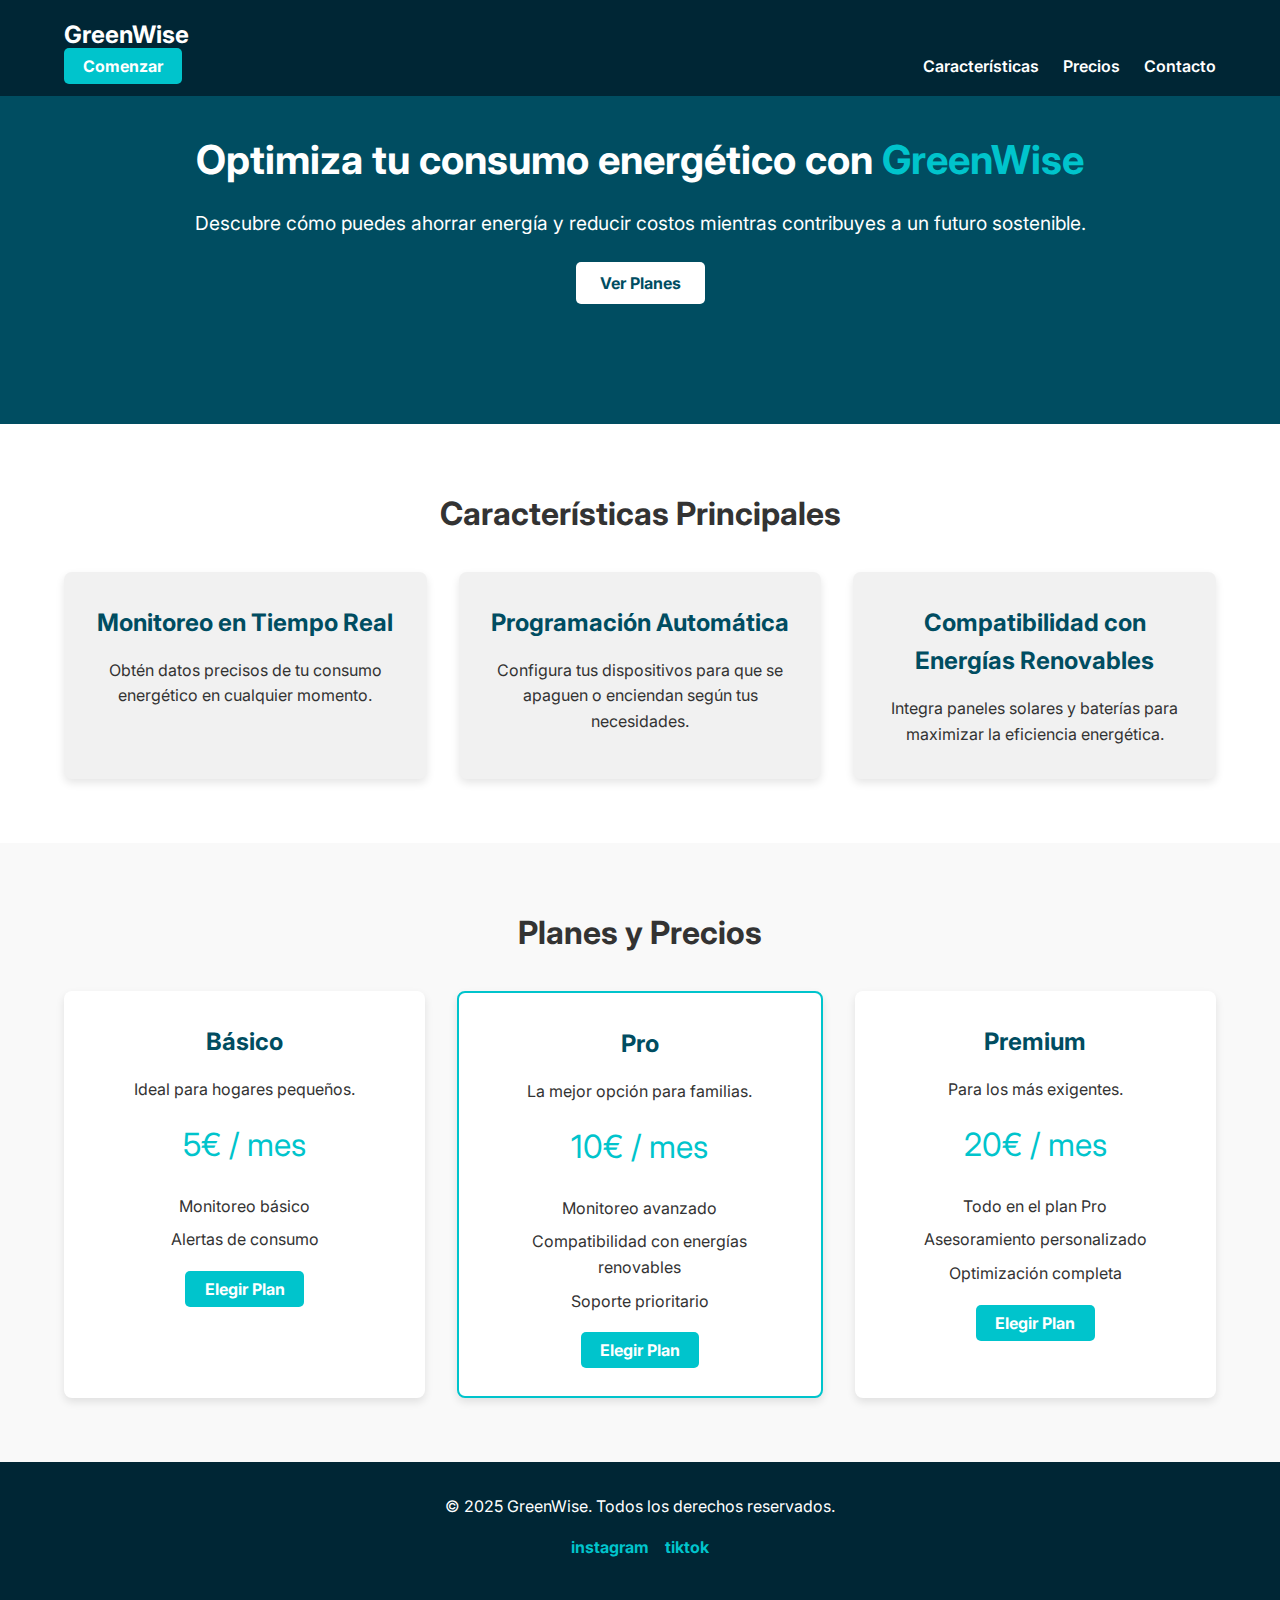
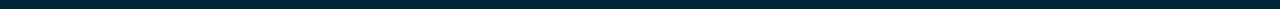
<file: index.html>
<!DOCTYPE html>
<html lang="en">
<head>
    <meta charset="UTF-8">
    <meta name="viewport" content="width=device-width, initial-scale=1.0">
    <title>GreenWise - Gestión Inteligente de Energía</title>
    <link rel="stylesheet" href="principal.css">
    <link href="https://fonts.googleapis.com/css2?family=Inter:wght@400;600;700&display=swap" rel="stylesheet">
</head>
<body>
    <header class="navbar">
        <div class="container">
            <div class="logo">GreenWise</div>
            <nav>
                <ul class="nav-links">
                    <li><a href="#features">Características</a></li>
                    <li><a href="#pricing">Precios</a></li>
                    
                    <li><a href="#contact">Contacto</a></li>
                </ul>
            </nav>
            <a href="#" class="btn btn-primary">Comenzar</a>
        </div>
    </header>

    <section class="hero">
        <div class="container">
            <h1>Optimiza tu consumo energético con <span>GreenWise</span></h1>
            <p>Descubre cómo puedes ahorrar energía y reducir costos mientras contribuyes a un futuro sostenible.</p>
            <a href="#pricing" class="btn btn-secondary">Ver Planes</a>
        </div>
    </section>

    <section id="features" class="features">
        <div class="container">
            <h2>Características Principales</h2>
            <div class="feature-cards">
                <div class="card">
                    <h3>Monitoreo en Tiempo Real</h3>
                    <p>Obtén datos precisos de tu consumo energético en cualquier momento.</p>
                </div>
                <div class="card">
                    <h3>Programación Automática</h3>
                    <p>Configura tus dispositivos para que se apaguen o enciendan según tus necesidades.</p>
                </div>
                <div class="card">
                    <h3>Compatibilidad con Energías Renovables</h3>
                    <p>Integra paneles solares y baterías para maximizar la eficiencia energética.</p>
                </div>
            </div>
        </div>
    </section>

    <section id="pricing" class="pricing">
        <div class="container">
            <h2>Planes y Precios</h2>
            <div class="pricing-table">
                <div class="plan">
                    <h3>Básico</h3>
                    <p>Ideal para hogares pequeños.</p>
                    <p class="price">5€ / mes</p>
                    <ul>
                        <li>Monitoreo básico</li>
                        <li>Alertas de consumo</li>
                    </ul>
                    <a href="#" class="btn btn-primary">Elegir Plan</a>
                </div>
                <div class="plan highlight">
                    <h3>Pro</h3>
                    <p>La mejor opción para familias.</p>
                    <p class="price">10€ / mes</p>
                    <ul>
                        <li>Monitoreo avanzado</li>
                        <li>Compatibilidad con energías renovables</li>
                        <li>Soporte prioritario</li>
                    </ul>
                    <a href="#" class="btn btn-primary">Elegir Plan</a>
                </div>
                <div class="plan">
                    <h3>Premium</h3>
                    <p>Para los más exigentes.</p>
                    <p class="price">20€ / mes</p>
                    <ul>
                        <li>Todo en el plan Pro</li>
                        <li>Asesoramiento personalizado</li>
                        <li>Optimización completa</li>
                    </ul>
                    <a href="#" class="btn btn-primary">Elegir Plan</a>
                </div>
            </div>
        </div>
    </section>

    <footer id="contact" class="footer">
        <div class="container">
            <p>© 2025 GreenWise. Todos los derechos reservados.</p>
            <ul class="social-links">
                <li><a href="https://www.tiktok.com/@__greenwise3">instagram</a></li>
                <li><a href="https://www.tiktok.com/@__greenwise3">tiktok</a></li>
            </ul>
        </div>
    </footer>

    <script src="interaction.js"></script>
</body>
</html>
</file>
<file: principal.css>
* {
    margin: 0;
    padding: 0;
    box-sizing: border-box;
}

body {
    font-family: 'Inter', sans-serif;
    line-height: 1.6;
    color: #333;
    background-color: #f9f9f9;
    margin: 0;
}

.container {
    width: 90%;
    max-width: 1200px;
    margin: 0 auto;
}

/* Navbar */
.navbar {
    background: #002635;
    color: #fff;
    padding: 1rem 0;
    position: fixed;
    width: 100%;
    top: 0;
    z-index: 100;
}

.navbar .logo {
    font-size: 1.5rem;
    font-weight: bold;
}

.navbar nav {
    float: right;
}

.nav-links {
    list-style: none;
    display: flex;
    gap: 1.5rem;
}

.nav-links a {
    color: #fff;
    text-decoration: none;
    font-weight: 600;
    transition: color 0.3s;
}

.nav-links a:hover {
    color: #00c4cc;
}

.btn-primary {
    background: #00c4cc;
    color: #fff;
    padding: 0.5rem 1.2rem;
    border: none;
    border-radius: 5px;
    text-decoration: none;
    font-weight: bold;
    transition: background 0.3s;
}

.btn-primary:hover {
    background: #008a8d;
}

/* Hero Section */
.hero {
    background: #004d61;
    color: #fff;
    padding: 8rem 0;
    text-align: center;
}

.hero h1 {
    font-size: 2.5rem;
    margin-bottom: 1rem;
}

.hero h1 span {
    color: #00c4cc;
}

.hero p {
    font-size: 1.2rem;
    margin-bottom: 2rem;
}

.btn-secondary {
    background: #fff;
    color: #004d61;
    padding: 0.7rem 1.5rem;
    border-radius: 5px;
    text-decoration: none;
    font-weight: bold;
    transition: background 0.3s;
}

.btn-secondary:hover {
    background: #00c4cc;
    color: #fff;
}

/* Features Section */
.features {
    background: #fff;
    padding: 4rem 0;
    text-align: center;
}

.features h2 {
    font-size: 2rem;
    margin-bottom: 2rem;
}

.feature-cards {
    display: flex;
    justify-content: space-between;
    gap: 2rem;
}

.card {
    background: #f1f1f1;
    border-radius: 8px;
    padding: 2rem;
    flex: 1;
    box-shadow: 0 4px 8px rgba(0, 0, 0, 0.1);
}

.card h3 {
    font-size: 1.5rem;
    margin-bottom: 1rem;
    color: #004d61;
}

.card p {
    font-size: 1rem;
}

/* Pricing Section */
.pricing {
    background: #f9f9f9;
    padding: 4rem 0;
    text-align: center;
}

.pricing h2 {
    font-size: 2rem;
    margin-bottom: 2rem;
}

.pricing-table {
    display: flex;
    justify-content: space-between;
    gap: 2rem;
}

.plan {
    background: #fff;
    border-radius: 8px;
    padding: 2rem;
    flex: 1;
    box-shadow: 0 4px 8px rgba(0, 0, 0, 0.1);
    text-align: center;
}

.plan.highlight {
    border: 2px solid #00c4cc;
}

.plan h3 {
    font-size: 1.5rem;
    margin-bottom: 1rem;
    color: #004d61;
}

.plan .price {
    font-size: 2rem;
    color: #00c4cc;
    margin: 1rem 0;
}

.plan ul {
    list-style: none;
    margin: 1.5rem 0;
    padding: 0;
}

.plan ul li {
    margin: 0.5rem 0;
}

/* Footer */
.footer {
    background: #002635;
    color: #fff;
    padding: 2rem 0;
    text-align: center;
}

.footer .social-links {
    list-style: none;
    display: flex;
    justify-content: center;
    gap: 1rem;
    padding: 1rem 0;
}

.footer .social-links a {
    color: #00c4cc;
    text-decoration: none;
    font-weight: bold;
    transition: color 0.3s;
}

.footer .social-links a:hover {
    color: #fff;
}
</file>
